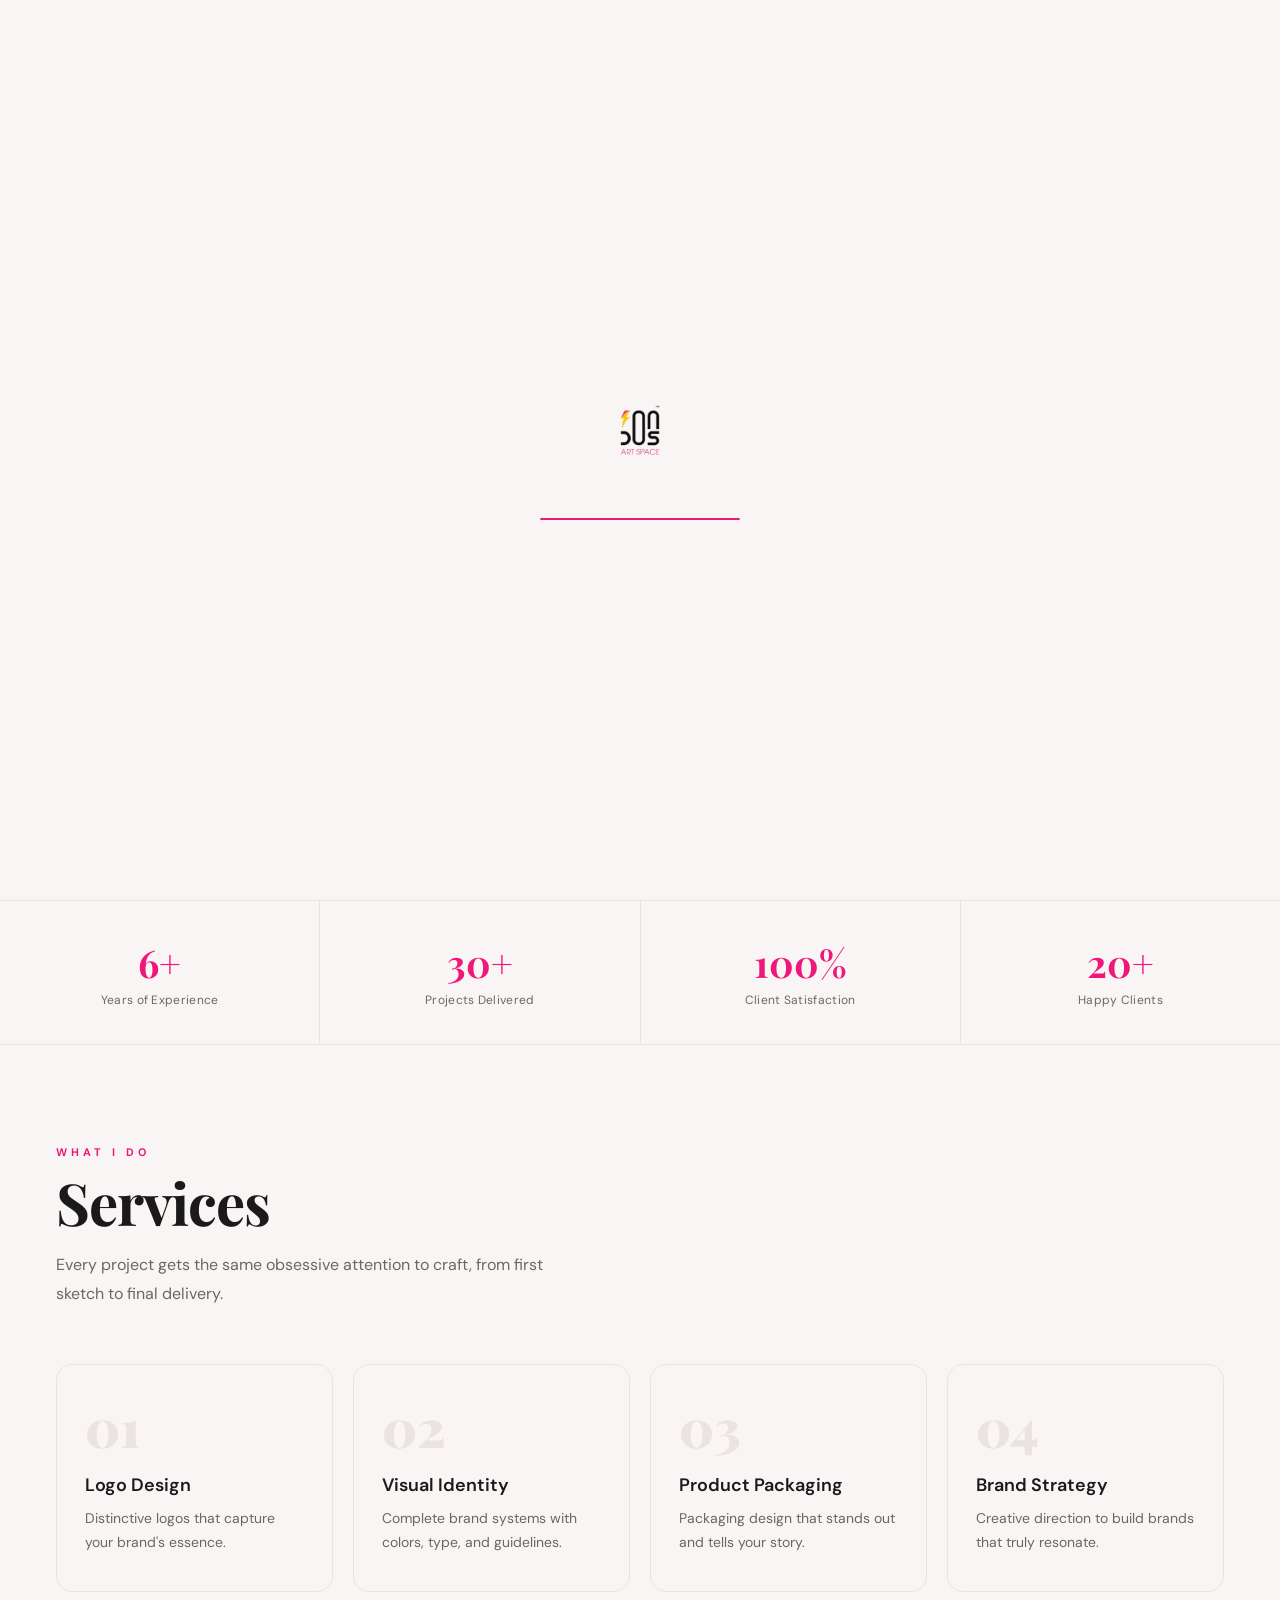
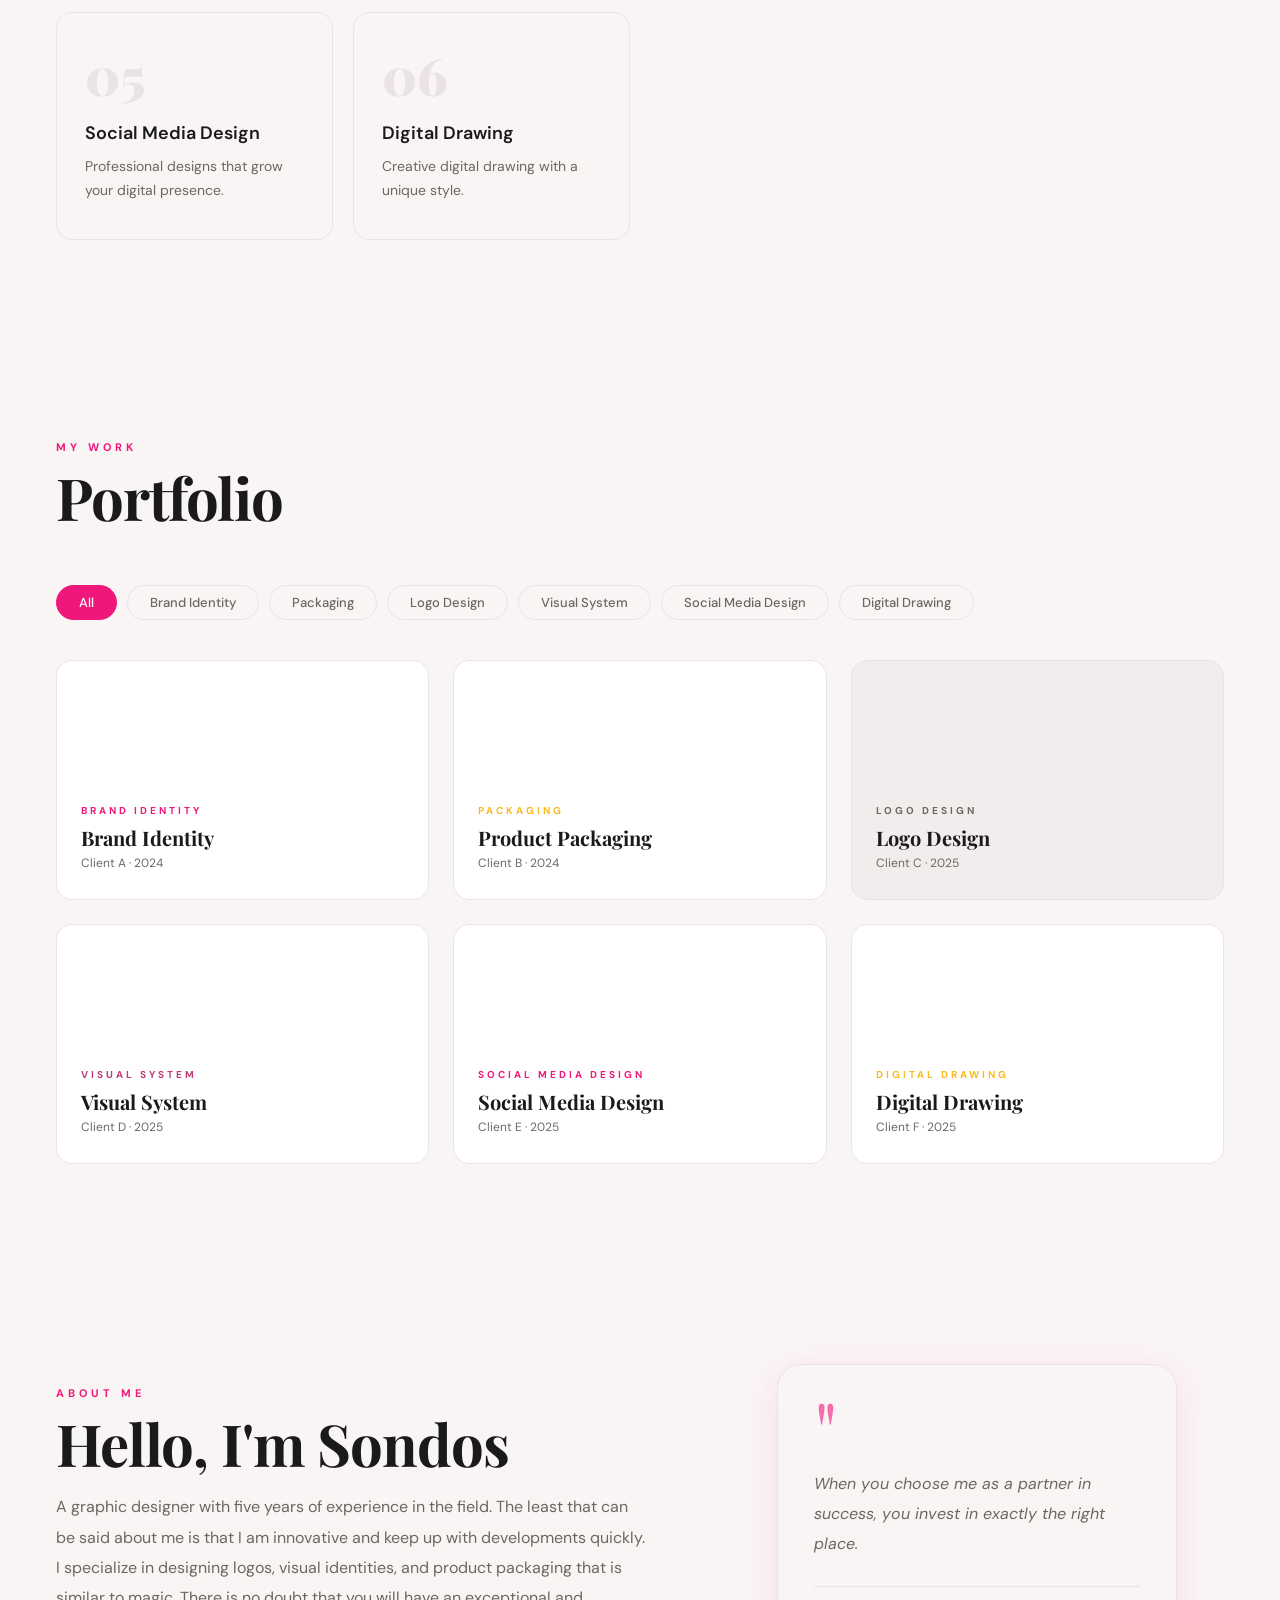
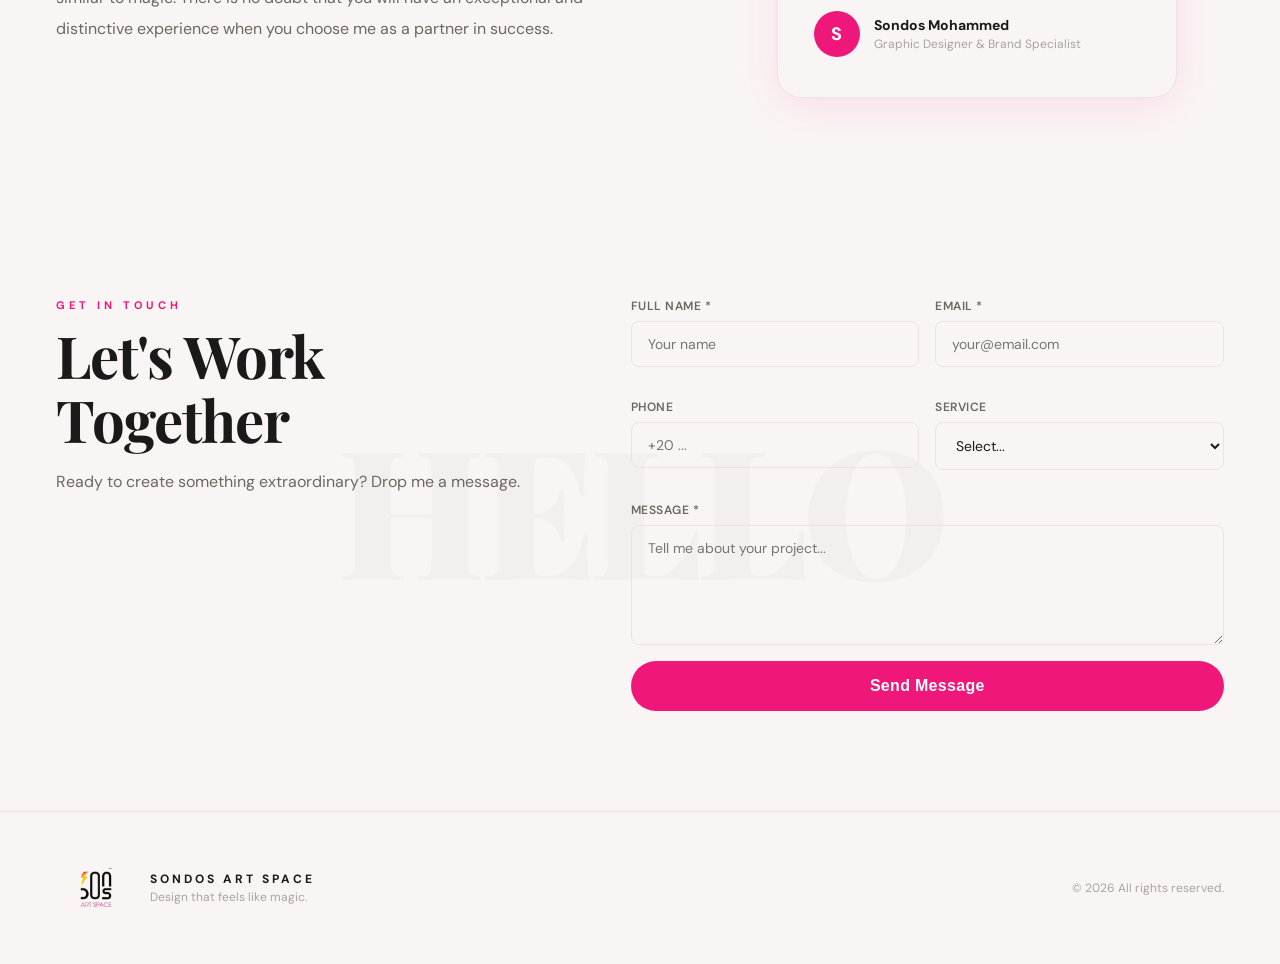
<file: Sondos-Art-Space/frontend/index.html>
<!DOCTYPE html>
<html lang="en" dir="ltr" data-theme="light" data-lang="en">
<head>
  <meta charset="UTF-8"/>
  <meta name="viewport" content="width=device-width, initial-scale=1.0"/>
  <title>Sondos Art Space</title>
  <link rel="preconnect" href="https://fonts.googleapis.com"/>
  <link rel="preconnect" href="https://fonts.gstatic.com" crossorigin/>
  <link href="https://fonts.googleapis.com/css2?family=Playfair+Display:ital,wght@0,400;0,700;0,900;1,400&family=DM+Sans:wght@300;400;500;600&family=Cairo:wght@300;400;600;700;900&display=swap" rel="stylesheet"/>
  <link rel="stylesheet" href="style.css"/>
</head>
<body>

<div class="loader" id="loader">
  <div class="loader-logo">
    <img src="images/logo.png" alt="Sondos Art Space" style="width:100px; height:100px; object-fit:contain;"/>
  </div>
  <div class="loader-bar"><div class="loader-fill"></div></div>
</div>

<nav id="navbar">
  <a class="nav-logo" href="#">
    <img src="images/logo.png" alt="Sondos Art Space" style="width:90px; height:90px; object-fit:contain;"/>
  </a>
  <ul class="nav-links" id="nav-links">
    <li><a href="#home"      data-en="Home"      data-ar="الرئيسية">Home</a></li>
    <li><a href="#services"  data-en="Services"  data-ar="الخدمات">Services</a></li>
    <li><a href="#portfolio" data-en="Portfolio" data-ar="الأعمال">Portfolio</a></li>
    <li><a href="#about"     data-en="About"     data-ar="عني">About</a></li>
    <li><a href="#contact"   data-en="Contact"   data-ar="التواصل">Contact</a></li>
  </ul>
  <div class="nav-controls">
    <button class="lang-toggle" id="lang-toggle" onclick="toggleLang()" title="Switch Language">
      <span class="lang-en">EN</span>
      <span class="lang-sep">/</span>
      <span class="lang-ar">ع</span>
    </button>
    <button class="theme-toggle" id="theme-toggle" onclick="toggleTheme()" title="Toggle Theme">
      <svg class="icon-sun" viewBox="0 0 24 24" fill="none" stroke="currentColor" stroke-width="2">
        <circle cx="12" cy="12" r="5"/><line x1="12" y1="1" x2="12" y2="3"/><line x1="12" y1="21" x2="12" y2="23"/>
        <line x1="4.22" y1="4.22" x2="5.64" y2="5.64"/><line x1="18.36" y1="18.36" x2="19.78" y2="19.78"/>
        <line x1="1" y1="12" x2="3" y2="12"/><line x1="21" y1="12" x2="23" y2="12"/>
        <line x1="4.22" y1="19.78" x2="5.64" y2="18.36"/><line x1="18.36" y1="5.64" x2="19.78" y2="4.22"/>
      </svg>
      <svg class="icon-moon" viewBox="0 0 24 24" fill="none" stroke="currentColor" stroke-width="2">
        <path d="M21 12.79A9 9 0 1 1 11.21 3 7 7 0 0 0 21 12.79z"/>
      </svg>
    </button>
    <button class="nav-cta" onclick="smoothTo('contact')" data-en="Hire Me" data-ar="وظّفيني">Hire Me</button>
    <button class="burger" id="burger" onclick="toggleMenu()">
      <span></span><span></span><span></span>
    </button>
  </div>
</nav>

<section class="hero" id="home">
  <div class="hero-bg-text">SONDOS</div>
  <div class="hero-content">
    <div class="hero-text">
      <div class="hero-eyebrow">
        <span class="eyebrow-dot"></span>
        <span data-en="Graphic Designer · 6 Years Experience" data-ar="مصممة جرافيك · ٦ سنوات خبرة">Graphic Designer · 6 Years Experience</span>
      </div>
      <h1 class="hero-title">
        <span class="line-1" data-en="Design that" data-ar="تصميم يشبه">Design that</span>
        <span class="line-2">
          <em data-en="feels like" data-ar="السحر">feels like</em>
          <span class="title-accent" data-en="Magic." data-ar="تمامًا.">Magic.</span>
        </span>
      </h1>
      <p class="hero-desc" data-en="I'm Sondos Mohammed — I specialize in logos, visual identities, and product packaging that creates lasting impressions." data-ar="أنا سندس محمد — أتخصص في اللوجوهات والهويات البصرية وتغليف المنتجات التي تترك أثرًا لا يُنسى.">
        I'm Sondos Mohammed — I specialize in logos, visual identities, and product packaging that creates lasting impressions.
      </p>
      <div class="hero-actions">
        <button class="btn-primary" onclick="smoothTo('portfolio')" data-en="View Portfolio" data-ar="الأعمال">View Portfolio</button>
        <button class="btn-ghost" onclick="smoothTo('contact')" data-en="Let's Talk" data-ar="تحدّث معي">Let's Talk</button>
      </div>
    </div>
    <div class="hero-visual">
      <div class="hero-card">
        <div class="hero-card-inner">
          <img src="images/logo.png" alt="Sondos Art Space" style="width:280px; height:280px; object-fit:contain;"/>
        </div>
        <div class="hero-card-badge" data-en="Available for projects" data-ar="متاحة للمشاريع">Available for projects</div>
      </div>
    </div>
  </div>
  <div class="hero-scroll-hint">
    <div class="scroll-line"></div>
    <span data-en="Scroll" data-ar="انزل">Scroll</span>
  </div>
</section>

<div class="stats-bar" id="stats-bar">
  <div class="stats-inner" id="stats-inner"></div>
</div>

<section class="section" id="services">
  <div class="section-header">
    <div class="section-label" data-en="What I Do" data-ar="ماذا أقدم">What I Do</div>
    <h2 class="section-title" data-en="Services" data-ar="الخدمات">Services</h2>
    <p class="section-sub" data-en="Every project gets the same obsessive attention to craft, from first sketch to final delivery." data-ar="كل مشروع يحظى بنفس الاهتمام المتعمق من الفكرة الأولى حتى التسليم النهائي.">
      Every project gets the same obsessive attention to craft, from first sketch to final delivery.
    </p>
  </div>
  <div class="services-grid" id="services-grid">
    <div class="skel"></div><div class="skel"></div><div class="skel"></div><div class="skel"></div>
  </div>
</section>

<section class="portfolio-section" id="portfolio">
  <div class="section-header light">
    <div class="section-label" data-en="My Work" data-ar="أعمالي">My Work</div>
    <h2 class="section-title" data-en="Portfolio" data-ar="الأعمال">Portfolio</h2>
  </div>
  <div class="portfolio-filters" id="portfolio-filters">
    <button class="filter-btn active" data-cat="all" onclick="filterPortfolio('all',this)" data-en="All" data-ar="الكل">All</button>
  </div>
  <div class="portfolio-grid" id="portfolio-grid">
    <div class="skel dark"></div><div class="skel dark"></div><div class="skel dark"></div><div class="skel dark"></div>
  </div>
</section>

<section class="about-section" id="about">
  <div class="about-left">
    <div class="section-label" data-en="About Me" data-ar="عني">About Me</div>
    <h2 class="section-title" data-en="Hello, I'm Sondos" data-ar="مرحبًا، أنا سندس">Hello, I'm Sondos</h2>
    <p class="about-body" id="about-body"
      data-en="A graphic designer with five years of experience in the field. The least that can be said about me is that I am innovative and keep up with developments quickly. I specialize in designing logos, visual identities, and product packaging that is similar to magic. There is no doubt that you will have an exceptional and distinctive experience when you choose me as a partner in success."
      data-ar="مصممة جرافيك تمتلك خمس سنوات من الخبرة في المجال. أقل ما يُقال عني أنني مبتكرة وأواكب التطورات بسرعة. أتخصص في تصميم اللوجوهات والهويات البصرية وتغليف المنتجات بأسلوب يشبه السحر. لا شك أنك ستحصل على تجربة استثنائية ومميزة حين تختارني شريكًا في النجاح.">
      A graphic designer with five years of experience in the field. The least that can be said about me is that I am innovative and keep up with developments quickly. I specialize in designing logos, visual identities, and product packaging that is similar to magic.
    </p>
    <div class="about-socials" id="about-socials"></div>
  </div>
  <div class="about-right">
    <div class="about-quote-card">
      <div class="quote-mark">"</div>
      <p class="quote-text" data-en="When you choose me as a partner in success, you invest in exactly the right place." data-ar="حين تختارني شريكًا في النجاح، فأنت تستثمر في المكان الصحيح تمامًا.">When you choose me as a partner in success, you invest in exactly the right place.</p>
      <div class="quote-author">
        <div class="qa-avatar">S</div>
        <div>
          <div class="qa-name">Sondos Mohammed</div>
          <div class="qa-title" data-en="Graphic Designer & Brand Specialist" data-ar="مصممة جرافيك ومتخصصة في الهوية البصرية">Graphic Designer & Brand Specialist</div>
        </div>
      </div>
    </div>
  </div>
</section>

<section class="contact-section" id="contact">
  <div class="contact-bg-text">HELLO</div>
  <div class="contact-inner">
    <div class="contact-left">
      <div class="section-label" data-en="Get in Touch" data-ar="تواصل معي">Get in Touch</div>
      <h2 class="section-title" data-en="Let's Work Together" data-ar="لنعمل معًا">Let's Work Together</h2>
      <p class="section-sub" data-en="Ready to create something extraordinary? Drop me a message." data-ar="هل أنت مستعد لصنع شيء استثنائي؟ أرسل لي رسالة.">Ready to create something extraordinary? Drop me a message.</p>
      <div class="contact-links" id="contact-links"></div>
    </div>
    <div class="contact-right">
      <form class="contact-form" id="contact-form" novalidate>
        <div class="form-row">
          <div class="form-group">
            <label data-en="Full Name *" data-ar="الاسم الكامل *">Full Name *</label>
            <input type="text" id="f-name" data-placeholder-en="Your name" data-placeholder-ar="اسمك" placeholder="Your name" required/>
          </div>
          <div class="form-group">
            <label data-en="Email *" data-ar="البريد الإلكتروني *">Email *</label>
            <input type="email" id="f-email" data-placeholder-en="your@email.com" data-placeholder-ar="بريدك@مثال.com" placeholder="your@email.com" required/>
          </div>
        </div>
        <div class="form-row">
          <div class="form-group">
            <label data-en="Phone" data-ar="رقم الهاتف">Phone</label>
            <input type="tel" id="f-phone" data-placeholder-en="+20 ..." data-placeholder-ar="+20 ..." placeholder="+20 ..."/>
          </div>
          <div class="form-group">
            <label data-en="Service" data-ar="الخدمة">Service</label>
            <select id="f-service">
              <option value="" data-en="Select..." data-ar="اختر...">Select...</option>
              <option value="Logo Design" data-en="Logo Design" data-ar="تصميم لوجو">Logo Design</option>
              <option value="Visual Identity" data-en="Visual Identity" data-ar="هوية بصرية">Visual Identity</option>
              <option value="Product Packaging" data-en="Product Packaging" data-ar="تغليف منتجات">Product Packaging</option>
              <option value="Brand Strategy" data-en="Brand Strategy" data-ar="استراتيجية علامة تجارية">Brand Strategy</option>
              <option value="Social Media Design" data-en="Social Media Design" data-ar="تصميم سوشال ميديا">Social Media Design</option>
              <option value="Digital Drawing" data-en="Digital Drawing" data-ar="رسم ديجيتال">Digital Drawing</option>
            </select>
          </div>
        </div>
        <div class="form-group">
          <label data-en="Message *" data-ar="الرسالة *">Message *</label>
          <textarea id="f-message" rows="5" data-placeholder-en="Tell me about your project..." data-placeholder-ar="أخبرني عن مشروعك..." placeholder="Tell me about your project..." required></textarea>
        </div>
        <button type="submit" class="btn-primary btn-full" id="submit-btn" data-en="Send Message" data-ar="إرسال الرسالة">Send Message</button>
        <div id="form-feedback"></div>
      </form>
    </div>
  </div>
</section>

<footer class="footer">
  <div class="footer-logo">
    <img src="images/logo.png" alt="Sondos Art Space" style="width:80px; height:80px; object-fit:contain;"/>
    <div>
      <div class="footer-brand">SONDOS ART SPACE</div>
      <div class="footer-sub" data-en="Design that feels like magic." data-ar="تصميم يشبه السحر.">Design that feels like magic.</div>
    </div>
  </div>
  <div class="footer-copy" data-en="© 2026 All rights reserved." data-ar="© 2026 جميع الحقوق محفوظة.">© 2026 All rights reserved.</div>
</footer>

<script src="app.js"></script>
</body>
</html>
</file>
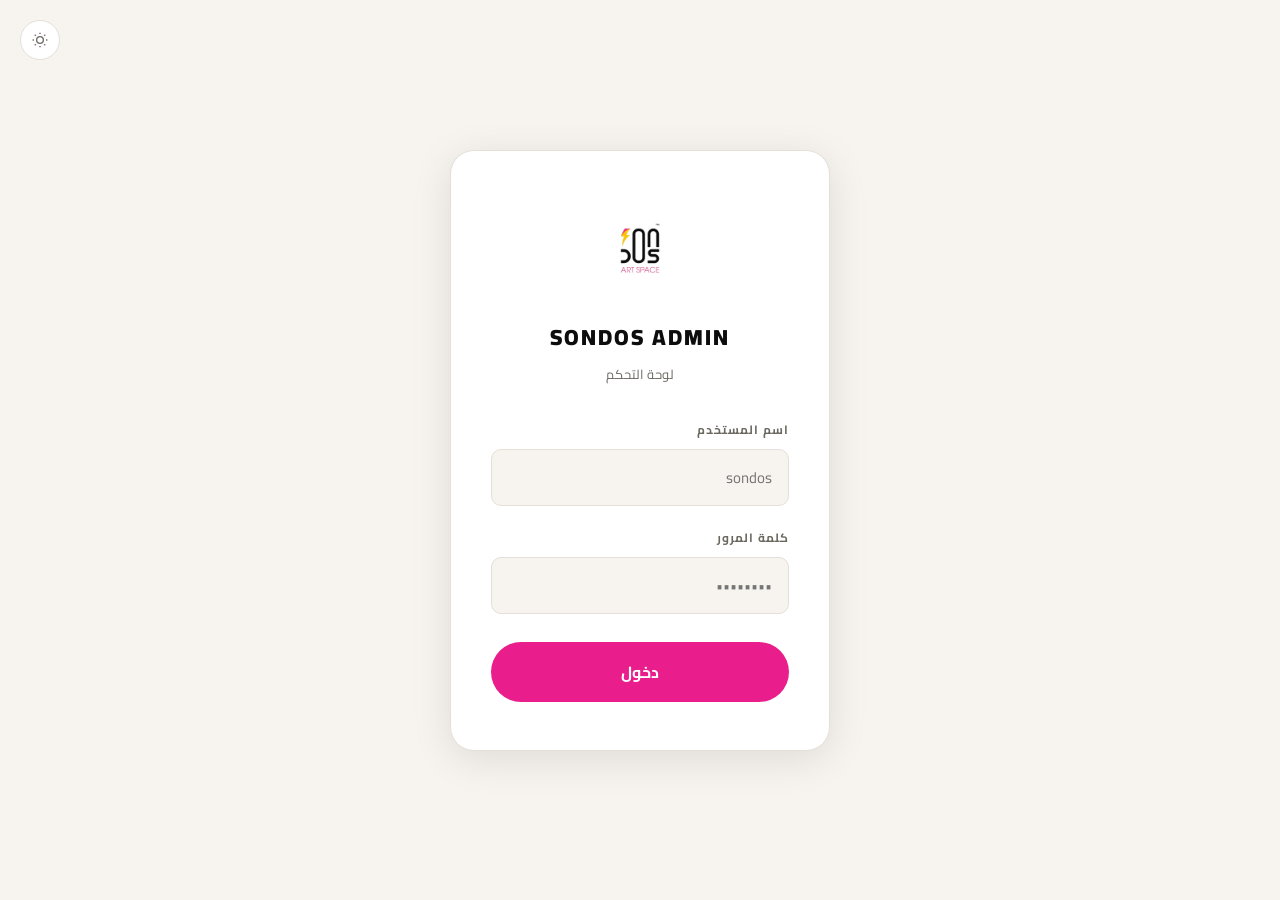
<file: Sondos-Art-Space/frontend/admin/dashboard.html>
<!DOCTYPE html>
<html lang="ar" dir="rtl" data-theme="light">
<head>
  <meta charset="UTF-8"/>
  <meta name="viewport" content="width=device-width, initial-scale=1.0"/>
  <title>Sondos Admin — لوحة التحكم</title>
  <link rel="preconnect" href="https://fonts.googleapis.com"/>
  <link href="https://fonts.googleapis.com/css2?family=Cairo:wght@300;400;600;700;900&family=DM+Sans:wght@400;500;600&display=swap" rel="stylesheet"/>
  <link rel="stylesheet" href="admin.css"/>
</head>
<body>

<aside class="sidebar" id="sidebar">
  <div class="sidebar-logo">
   <img src="../images/logo.png" alt="Sondos Art Space" style="width:90px; height:90px; object-fit:contain;"/>
    <div>
      <div class="sb-brand">SONDOS</div>
      <div class="sb-sub">Admin Panel</div>
    </div>
  </div>

  <nav class="sidebar-nav">
    <div class="nav-section-label">الرئيسية</div>
    <a class="nav-item active" data-page="overview" onclick="showPage('overview',this)">
      <svg width="18" height="18" viewBox="0 0 24 24" fill="none" stroke="currentColor" stroke-width="2"><rect x="3" y="3" width="7" height="7"/><rect x="14" y="3" width="7" height="7"/><rect x="14" y="14" width="7" height="7"/><rect x="3" y="14" width="7" height="7"/></svg>
      نظرة عامة
    </a>
    <div class="nav-section-label">المحتوى</div>
    <a class="nav-item" data-page="portfolio" onclick="showPage('portfolio',this)">
      <svg width="18" height="18" viewBox="0 0 24 24" fill="none" stroke="currentColor" stroke-width="2"><rect x="2" y="7" width="20" height="14" rx="2"/><path d="M16 7V5a2 2 0 0 0-2-2h-4a2 2 0 0 0-2 2v2"/></svg>
      الأعمال
      <span class="nav-badge" id="badge-portfolio">0</span>
    </a>
    <a class="nav-item" data-page="services" onclick="showPage('services',this)">
      <svg width="18" height="18" viewBox="0 0 24 24" fill="none" stroke="currentColor" stroke-width="2"><path d="M12 2l3.09 6.26L22 9.27l-5 4.87L18.18 21 12 17.77 5.82 21 7 14.14l-5-4.87 6.91-1.01z"/></svg>
      الخدمات
    </a>
    <a class="nav-item" data-page="messages" onclick="showPage('messages',this)">
      <svg width="18" height="18" viewBox="0 0 24 24" fill="none" stroke="currentColor" stroke-width="2"><path d="M21 15a2 2 0 0 1-2 2H7l-4 4V5a2 2 0 0 1 2-2h14a2 2 0 0 1 2 2z"/></svg>
      الرسائل
      <span class="nav-badge pink" id="badge-messages">0</span>
    </a>
    <div class="nav-section-label">الإعدادات</div>
    <a class="nav-item" data-page="settings" onclick="showPage('settings',this)">
      <svg width="18" height="18" viewBox="0 0 24 24" fill="none" stroke="currentColor" stroke-width="2"><circle cx="12" cy="12" r="3"/><path d="M19.4 15a1.65 1.65 0 0 0 .33 1.82l.06.06a2 2 0 0 1-2.83 2.83l-.06-.06a1.65 1.65 0 0 0-1.82-.33 1.65 1.65 0 0 0-1 1.51V21a2 2 0 0 1-4 0v-.09A1.65 1.65 0 0 0 9 19.4a1.65 1.65 0 0 0-1.82.33l-.06.06a2 2 0 0 1-2.83-2.83l.06-.06A1.65 1.65 0 0 0 4.68 15a1.65 1.65 0 0 0-1.51-1H3a2 2 0 0 1 0-4h.09A1.65 1.65 0 0 0 4.6 9a1.65 1.65 0 0 0-.33-1.82l-.06-.06a2 2 0 0 1 2.83-2.83l.06.06A1.65 1.65 0 0 0 9 4.68a1.65 1.65 0 0 0 1-1.51V3a2 2 0 0 1 4 0v.09a1.65 1.65 0 0 0 1 1.51 1.65 1.65 0 0 0 1.82-.33l.06-.06a2 2 0 0 1 2.83 2.83l-.06.06A1.65 1.65 0 0 0 19.4 9a1.65 1.65 0 0 0 1.51 1H21a2 2 0 0 1 0 4h-.09a1.65 1.65 0 0 0-1.51 1z"/></svg>
      الإعدادات
    </a>
  </nav>

  <div class="sidebar-footer">
    <div class="user-info">
      <div class="user-av">S</div>
      <div>
        <div class="user-name" id="admin-name">سندس</div>
        <div class="user-role">مدير النظام</div>
      </div>
    </div>
    <button class="logout-btn" onclick="logout()" title="تسجيل خروج">
      <svg width="16" height="16" viewBox="0 0 24 24" fill="none" stroke="currentColor" stroke-width="2"><path d="M9 21H5a2 2 0 0 1-2-2V5a2 2 0 0 1 2-2h4"/><polyline points="16 17 21 12 16 7"/><line x1="21" y1="12" x2="9" y2="12"/></svg>
    </button>
  </div>
</aside>

<div class="main-wrap">
  <header class="topbar">
    <div class="topbar-right">
      <button class="sidebar-toggle" onclick="toggleSidebar()">
        <span></span><span></span><span></span>
      </button>
      <h2 class="page-title" id="page-title">نظرة عامة</h2>
    </div>
    <div class="topbar-left">
      <button class="tb-btn" onclick="toggleTheme()">
        <svg class="icon-sun" width="16" height="16" viewBox="0 0 24 24" fill="none" stroke="currentColor" stroke-width="2"><circle cx="12" cy="12" r="5"/><line x1="12" y1="1" x2="12" y2="3"/><line x1="12" y1="21" x2="12" y2="23"/><line x1="4.22" y1="4.22" x2="5.64" y2="5.64"/><line x1="18.36" y1="18.36" x2="19.78" y2="19.78"/><line x1="1" y1="12" x2="3" y2="12"/><line x1="21" y1="12" x2="23" y2="12"/><line x1="4.22" y1="19.78" x2="5.64" y2="18.36"/><line x1="18.36" y1="5.64" x2="19.78" y2="4.22"/></svg>
        <svg class="icon-moon" width="16" height="16" viewBox="0 0 24 24" fill="none" stroke="currentColor" stroke-width="2"><path d="M21 12.79A9 9 0 1 1 11.21 3 7 7 0 0 0 21 12.79z"/></svg>
      </button>
      <a href="http://localhost:8080/Sondos-Art-Space/frontend/index.html" class="tb-btn" target="_blank" title="عرض الموقع">
        <svg width="16" height="16" viewBox="0 0 24 24" fill="none" stroke="currentColor" stroke-width="2"><path d="M18 13v6a2 2 0 0 1-2 2H5a2 2 0 0 1-2-2V8a2 2 0 0 1 2-2h6"/><polyline points="15 3 21 3 21 9"/><line x1="10" y1="14" x2="21" y2="3"/></svg>
      </a>
    </div>
  </header>

  <div class="content">

    <!-- Overview -->
    <div class="page active" id="page-overview">
      <div class="stats-grid" id="stats-grid">
        <div class="stat-card">
          <div class="sc-icon pink"><svg width="22" height="22" viewBox="0 0 24 24" fill="none" stroke="currentColor" stroke-width="2"><rect x="2" y="7" width="20" height="14" rx="2"/><path d="M16 7V5a2 2 0 0 0-2-2h-4a2 2 0 0 0-2 2v2"/></svg></div>
          <div class="sc-info"><div class="sc-label">إجمالي الأعمال</div><div class="sc-num" id="stat-portfolio">—</div></div>
        </div>
        <div class="stat-card">
          <div class="sc-icon yellow"><svg width="22" height="22" viewBox="0 0 24 24" fill="none" stroke="currentColor" stroke-width="2"><path d="M21 15a2 2 0 0 1-2 2H7l-4 4V5a2 2 0 0 1 2-2h14a2 2 0 0 1 2 2z"/></svg></div>
          <div class="sc-info"><div class="sc-label">رسائل جديدة</div><div class="sc-num" id="stat-messages">—</div></div>
        </div>
        <div class="stat-card">
          <div class="sc-icon green"><svg width="22" height="22" viewBox="0 0 24 24" fill="none" stroke="currentColor" stroke-width="2"><path d="M12 2l3.09 6.26L22 9.27l-5 4.87L18.18 21 12 17.77 5.82 21 7 14.14l-5-4.87 6.91-1.01z"/></svg></div>
          <div class="sc-info"><div class="sc-label">الخدمات</div><div class="sc-num" id="stat-services">—</div></div>
        </div>
        <div class="stat-card">
          <div class="sc-icon blue"><svg width="22" height="22" viewBox="0 0 24 24" fill="none" stroke="currentColor" stroke-width="2"><circle cx="12" cy="8" r="4"/><path d="M20 21a8 8 0 1 0-16 0"/></svg></div>
          <div class="sc-info"><div class="sc-label">سنوات الخبرة</div><div class="sc-num">6+</div></div>
        </div>
      </div>
      <div class="card" style="margin-top:28px;">
        <div class="card-head">
          <h3>آخر الرسائل</h3>
          <button class="btn-sm" onclick="showPage('messages', document.querySelector('[data-page=messages]'))">عرض الكل</button>
        </div>
        <div id="recent-messages"><div class="loading-row"></div><div class="loading-row"></div><div class="loading-row"></div></div>
      </div>
      <div class="card" style="margin-top:20px;">
        <div class="card-head">
          <h3>آخر الأعمال</h3>
          <button class="btn-sm" onclick="showPage('portfolio', document.querySelector('[data-page=portfolio]'))">عرض الكل</button>
        </div>
        <div id="recent-portfolio"><div class="loading-row"></div><div class="loading-row"></div></div>
      </div>
    </div>

    <!-- Portfolio -->
    <div class="page" id="page-portfolio">
      <div class="page-actions">
        <button class="btn-primary" onclick="openModal('add-portfolio')">+ إضافة عمل جديد</button>
      </div>
      <div class="card">
        <div class="card-head">
          <h3>الأعمال</h3>
          <input type="text" class="search-input" placeholder="بحث..." oninput="searchPortfolio(this.value)"/>
        </div>
        <div id="portfolio-table"><div class="loading-row"></div><div class="loading-row"></div><div class="loading-row"></div></div>
      </div>
    </div>

    <!-- Services -->
    <div class="page" id="page-services">
      <div class="card">
        <div class="card-head"><h3>الخدمات المتاحة</h3></div>
        <div id="services-table"><div class="loading-row"></div><div class="loading-row"></div></div>
      </div>
    </div>

    <!-- Messages -->
    <div class="page" id="page-messages">
      <div class="card">
        <div class="card-head">
          <h3>رسائل التواصل</h3>
          <div class="filter-tabs">
            <button class="ftab active" onclick="filterMessages('all',this)">الكل</button>
            <button class="ftab" onclick="filterMessages('unread',this)">غير مقروءة</button>
          </div>
        </div>
        <div id="messages-table"><div class="loading-row"></div><div class="loading-row"></div><div class="loading-row"></div></div>
      </div>
    </div>

    <!-- Settings -->
    <div class="page" id="page-settings">
      <div class="settings-grid">
        <div class="card">
          <div class="card-head"><h3>معلومات الموقع</h3></div>
          <form id="settings-form" class="settings-form">
            <div class="form-group"><label>اسم صاحبة الموقع</label><input type="text" id="s-owner" placeholder="سندس محمد"/></div>
            <div class="form-group"><label>البريد الإلكتروني</label><input type="email" id="s-email" placeholder="admin@example.com"/></div>
            <div class="form-group"><label>إنستغرام</label><input type="text" id="s-instagram" placeholder="@sondos_art_space"/></div>
            <div class="form-group"><label>إكس (تويتر)</label><input type="text" id="s-twitter" placeholder="@sondaiartspace"/></div>
            <div class="form-group"><label>لينكدإن</label><input type="text" id="s-linkedin" placeholder="Sondos Mohamed"/></div>
            <div class="form-group"><label>بيهانس</label><input type="text" id="s-behance" placeholder="Sondos Art Space"/></div>
            <div class="form-group" style="grid-column:1/-1"><label>نص "عني"</label><textarea id="s-about" rows="4"></textarea></div>
            <div style="grid-column:1/-1"><button type="submit" class="btn-primary">حفظ الإعدادات</button></div>
          </form>
          <div id="settings-feedback" class="feedback-msg"></div>
        </div>
        <div class="card">
          <div class="card-head"><h3>تغيير كلمة المرور</h3></div>
          <form id="password-form" class="settings-form" style="grid-template-columns:1fr;">
            <div class="form-group"><label>كلمة المرور الحالية</label><input type="password" id="p-current"/></div>
            <div class="form-group"><label>كلمة المرور الجديدة</label><input type="password" id="p-new"/></div>
            <div class="form-group"><label>تأكيد كلمة المرور</label><input type="password" id="p-confirm"/></div>
            <div><button type="submit" class="btn-primary">تغيير</button></div>
          </form>
          <div id="password-feedback" class="feedback-msg"></div>
        </div>
      </div>
    </div>

  </div>
</div>

<!-- MODAL: Add Portfolio -->
<div class="modal-overlay" id="modal-add-portfolio" onclick="closeModalOut(event)">
  <div class="modal">
    <div class="modal-head">
      <h3>إضافة عمل جديد</h3>
      <button class="modal-close" onclick="closeModal('add-portfolio')">✕</button>
    </div>
    <form id="add-portfolio-form" class="settings-form">
      <div class="form-group"><label>العنوان (EN) *</label><input type="text" id="p-title" required/></div>
      <div class="form-group"><label>العنوان (AR)</label><input type="text" id="p-title-ar"/></div>
      <div class="form-group"><label>الكاتيقوري</label>
        <select id="p-cat">
          <option>Brand Identity</option>
          <option>Logo Design</option>
          <option>Packaging</option>
          <option>Visual System</option>
          <option>Social Media Design</option>
          <option>Digital Drawing</option>
        </select>
      </div>
      <div class="form-group"><label>اسم العميل</label><input type="text" id="p-client"/></div>
      <div class="form-group"><label>السنة</label><input type="number" id="p-year" value="2025" min="2000" max="2030"/></div>
      <div class="form-group"><label>مميّز؟</label>
        <select id="p-featured"><option value="0">لا</option><option value="1">نعم</option></select>
      </div>
      <div class="form-group" style="grid-column:1/-1"><label>الوصف</label><textarea id="p-desc" rows="3"></textarea></div>

      <!-- ── صور المشروع (متعددة) ── -->
      <div class="form-group" style="grid-column:1/-1;">
        <label>صور المشروع <span style="color:var(--hint);font-weight:400;font-size:10px;">(أول صورة = الغلاف)</span></label>

        <div style="display:grid;grid-template-columns:1fr 1fr;gap:12px;margin-bottom:12px;">
          <!-- رفع ملفات -->
          <label for="p-image" style="
            display:flex;flex-direction:column;align-items:center;justify-content:center;gap:6px;
            border:2px dashed var(--border);border-radius:10px;padding:18px;
            cursor:pointer;color:var(--sec);font-size:13px;text-align:center;
            transition:border-color .2s,background .2s;
          " onmouseover="this.style.borderColor='var(--pink)';this.style.background='var(--pink-soft)'"
             onmouseout="this.style.borderColor='var(--border)';this.style.background='transparent'">
            <svg width="24" height="24" viewBox="0 0 24 24" fill="none" stroke="currentColor" stroke-width="1.5">
              <path d="M21 15v4a2 2 0 0 1-2 2H5a2 2 0 0 1-2-2v-4"/>
              <polyline points="17 8 12 3 7 8"/><line x1="12" y1="3" x2="12" y2="15"/>
            </svg>
            رفع صور من الجهاز<br/>
            <span style="font-size:10px;color:var(--hint);">JPG, PNG, WEBP — متعددة</span>
          </label>
          <input type="file" id="p-image" accept="image/*" multiple style="display:none"
            onchange="previewImage(this)"/>

          <!-- أو رابط URL -->
          <div style="display:flex;flex-direction:column;gap:6px;">
            <label style="font-size:11px;color:var(--hint);">أو أضف رابط صورة (URL)</label>
            <input type="url" id="p-image-url" placeholder="https://..."
              style="flex:1;padding:11px 14px;border:1.5px solid var(--border);border-radius:9px;
                     font-size:13px;font-family:inherit;background:var(--bg);color:var(--text);outline:none;"/>
            <button type="button" onclick="previewUrl(document.getElementById('p-image-url').value)"
              class="btn-sm" style="align-self:flex-start;">+ إضافة</button>
          </div>
        </div>

        <!-- معاينة الصور المختارة -->
        <div id="p-images-preview" style="display:flex;flex-wrap:wrap;gap:8px;min-height:0;"></div>
      </div>
      <div style="grid-column:1/-1;display:flex;gap:12px;">
        <button type="submit" class="btn-primary">إضافة</button>
        <button type="button" class="btn-ghost" onclick="closeModal('add-portfolio')">إلغاء</button>
      </div>
    </form>
    <div id="portfolio-form-feedback" class="feedback-msg"></div>
  </div>
</div>

<!-- MODAL: Message Detail -->
<div class="modal-overlay" id="modal-message-detail" onclick="closeModalOut(event)">
  <div class="modal">
    <div class="modal-head">
      <h3>تفاصيل الرسالة</h3>
      <button class="modal-close" onclick="closeModal('message-detail')">✕</button>
    </div>
    <div id="message-detail-content"></div>
  </div>
</div>

<script src="admin.js"></script>
</body>
</html>
</file>
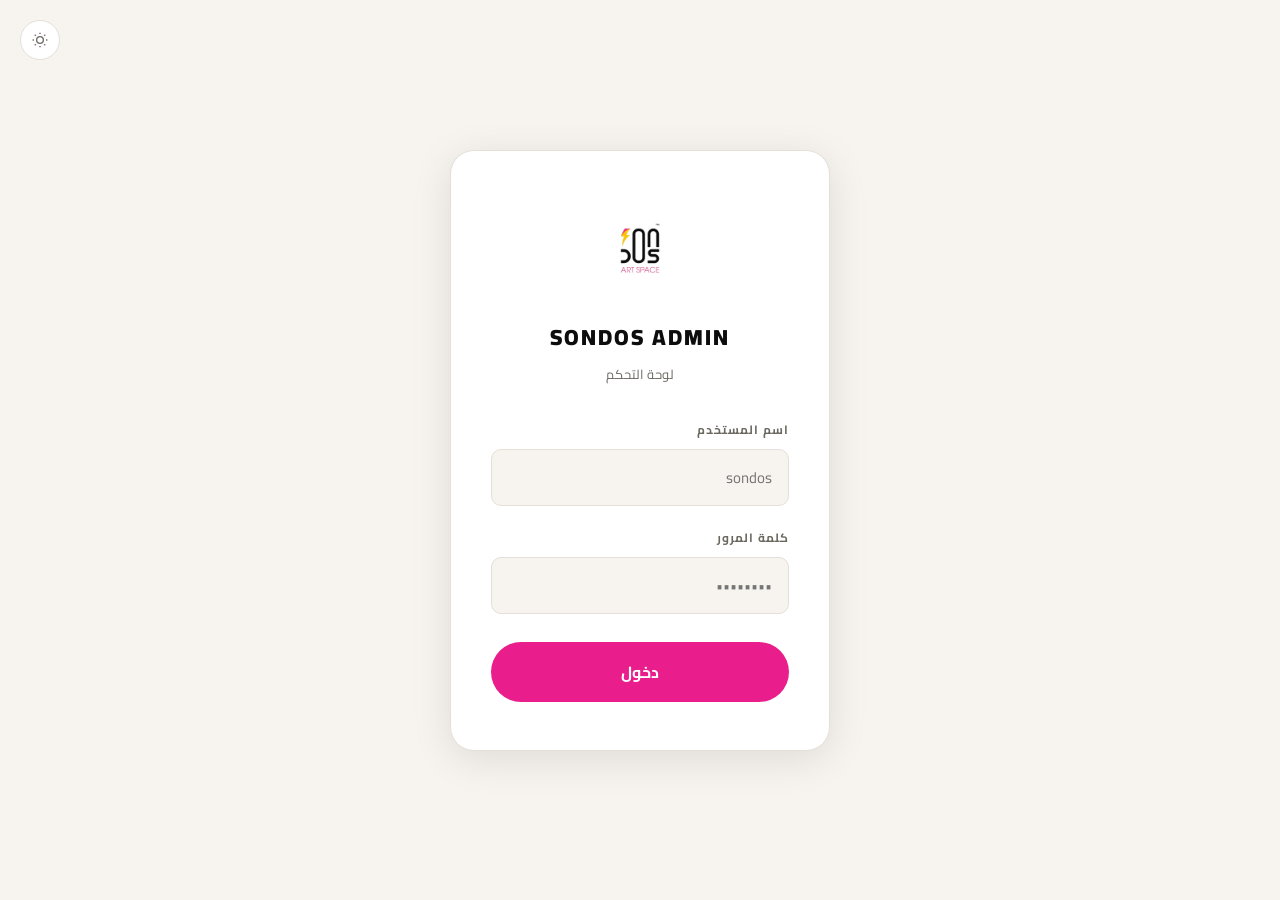
<file: Sondos-Art-Space/frontend/admin/login.html>
<!DOCTYPE html>
<html lang="ar" dir="rtl" data-theme="light">
<head>
  <meta charset="UTF-8"/>
  <meta name="viewport" content="width=device-width, initial-scale=1.0"/>
  <title>Sondos Admin — تسجيل الدخول</title>
  <link rel="preconnect" href="https://fonts.googleapis.com"/>
  <link href="https://fonts.googleapis.com/css2?family=Cairo:wght@300;400;600;700;900&family=DM+Sans:wght@400;500;600&display=swap" rel="stylesheet"/>
  <style>
    *,*::before,*::after{margin:0;padding:0;box-sizing:border-box;}
    :root{
      --bg:#F7F4EF;--bg2:#fff;--text:#0D0D0D;--sec:#6B6860;
      --border:#E4E0D8;--pink:#E91E8C;--yellow:#F5A623;
      --shadow:0 8px 40px rgba(0,0,0,.10);
    }
    [data-theme="dark"]{
      --bg:#0E0E0E;--bg2:#1A1A1A;--text:#F2EFE8;--sec:#9A9690;
      --border:#2A2A2A;--shadow:0 8px 40px rgba(0,0,0,.4);
    }
    body{font-family:'Cairo',sans-serif;background:var(--bg);color:var(--text);
      min-height:100vh;display:flex;align-items:center;justify-content:center;
      transition:background .3s,color .3s;}
    .login-wrap{width:100%;max-width:420px;padding:20px;}
    .login-card{background:var(--bg2);border:1px solid var(--border);
      border-radius:24px;padding:48px 40px;box-shadow:var(--shadow);}
    .login-logo{text-align:center;margin-bottom:32px;}
    .login-logo svg{width:60px;height:60px;}
    .login-logo h1{font-size:22px;font-weight:900;letter-spacing:2px;margin-top:8px;}
    .login-logo p{font-size:13px;color:var(--sec);margin-top:4px;}
    .form-group{margin-bottom:20px;}
    .form-group label{display:block;font-size:12px;font-weight:700;
      letter-spacing:1px;color:var(--sec);margin-bottom:8px;}
    .form-group input{width:100%;padding:13px 16px;
      background:var(--bg);border:1.5px solid var(--border);
      border-radius:10px;font-size:15px;font-family:inherit;
      color:var(--text);outline:none;transition:border-color .2s,box-shadow .2s;}
    .form-group input:focus{border-color:var(--pink);box-shadow:0 0 0 3px rgba(233,30,140,.1);}
    .btn-login{width:100%;padding:15px;background:var(--pink);color:#fff;
      border:none;border-radius:30px;font-size:16px;font-weight:700;
      font-family:inherit;cursor:pointer;margin-top:8px;
      transition:opacity .2s,transform .15s;}
    .btn-login:hover{opacity:.9;transform:translateY(-2px);}
    .btn-login:disabled{opacity:.6;cursor:not-allowed;transform:none;}
    .error-msg{background:#fdecea;color:#c0392b;border:1px solid #f5b7b1;
      border-radius:8px;padding:10px 16px;font-size:13px;margin-top:12px;
      display:none;text-align:center;}
    .error-msg.show{display:block;}
    .theme-btn{position:absolute;top:20px;left:20px;
      width:40px;height:40px;border-radius:50%;
      background:var(--bg2);border:1px solid var(--border);
      cursor:pointer;color:var(--sec);
      display:flex;align-items:center;justify-content:center;}
    [data-theme="light"] .icon-moon{display:none;}
    [data-theme="dark"]  .icon-sun{display:none;}
  </style>
</head>
<body>
  <button class="theme-btn" onclick="toggleTheme()">
    <svg class="icon-sun" width="16" height="16" viewBox="0 0 24 24" fill="none" stroke="currentColor" stroke-width="2">
      <circle cx="12" cy="12" r="5"/><line x1="12" y1="1" x2="12" y2="3"/>
      <line x1="12" y1="21" x2="12" y2="23"/><line x1="4.22" y1="4.22" x2="5.64" y2="5.64"/>
      <line x1="18.36" y1="18.36" x2="19.78" y2="19.78"/><line x1="1" y1="12" x2="3" y2="12"/>
      <line x1="21" y1="12" x2="23" y2="12"/><line x1="4.22" y1="19.78" x2="5.64" y2="18.36"/>
      <line x1="18.36" y1="5.64" x2="19.78" y2="4.22"/>
    </svg>
    <svg class="icon-moon" width="16" height="16" viewBox="0 0 24 24" fill="none" stroke="currentColor" stroke-width="2">
      <path d="M21 12.79A9 9 0 1 1 11.21 3 7 7 0 0 0 21 12.79z"/>
    </svg>
  </button>

  <div class="login-wrap">
    <div class="login-card">
      <div class="login-logo">
       <img src="../images/logo.png" alt="Sondos Art Space"
     style="width:100px; height:100px; object-fit:contain;"/>
        <h1>SONDOS ADMIN</h1>
        <p>لوحة التحكم</p>
      </div>
      <form id="login-form">
        <div class="form-group">
          <label>اسم المستخدم</label>
          <input type="text" id="username" placeholder="sondos" autocomplete="username"/>
        </div>
        <div class="form-group">
          <label>كلمة المرور</label>
          <input type="password" id="password" placeholder="••••••••" autocomplete="current-password"/>
        </div>
        <button type="submit" class="btn-login" id="login-btn">دخول</button>
        <div class="error-msg" id="error-msg">اسم المستخدم أو كلمة المرور غلط</div>
      </form>
    </div>
  </div>

  <script>
    const API_BASE = 'http://localhost:8080/Sondos-Art-Space/backend/api';
    let theme = localStorage.getItem('admin-theme') || 'light';
    document.documentElement.setAttribute('data-theme', theme);

    function toggleTheme(){
      theme = theme === 'light' ? 'dark' : 'light';
      document.documentElement.setAttribute('data-theme', theme);
      localStorage.setItem('admin-theme', theme);
    }

    if(localStorage.getItem('admin-token')){
      window.location.href = 'dashboard.html';
    }

    document.getElementById('login-form').addEventListener('submit', async function(e){
      e.preventDefault();
      const btn = document.getElementById('login-btn');
      const err = document.getElementById('error-msg');
      const u = document.getElementById('username').value.trim();
      const p = document.getElementById('password').value;
      if(!u || !p){ err.textContent='يرجى تعبئة جميع الحقول'; err.classList.add('show'); return; }
      btn.disabled = true; btn.textContent = 'جاري الدخول...'; err.classList.remove('show');
      try{
        const res = await fetch(`${API}/auth/login`, {
          method:'POST', headers:{'Content-Type':'application/json'},
          body: JSON.stringify({username:u, password:p})
        });
        const json = await res.json();
        if(json.success){
          localStorage.setItem('admin-token', json.token);
          localStorage.setItem('admin-user', JSON.stringify(json.user));
          window.location.href = 'dashboard.html';
        } else {
          err.textContent = json.message || 'بيانات غير صحيحة';
          err.classList.add('show');
        }
      } catch {
        err.textContent = 'تعذر الاتصال بالخادم';
        err.classList.add('show');
      } finally { btn.disabled=false; btn.textContent='دخول'; }
    });
  </script>
</body>
</html>
</file>
<file: Sondos-Art-Space/frontend/style.css>
/* =============================================
   Sondos Art Space v2 — Premium CSS
   Fonts: Playfair Display (EN display) + DM Sans (EN body) + Cairo (AR)
   ============================================= */

/* ── RESET & ROOT ─────────────────────────── */
*, *::before, *::after { margin:0; padding:0; box-sizing:border-box; }

:root {
  /* Light Theme — مستوحى من اللوقو */
  --bg:           #FAF5F5;
  --bg2:          #FFFFFF;
  --bg3:          #F3ECEC;
  --text-primary: #1A1A1A;
  --text-sec:     #6B6860;
  --text-hint:    #A8A49E;
  --border:       #EBE3E3;
  --border-2:     #D9CFCF;
  --pink:         #F0177A;
  --pink-soft:    #FEE8F3;
  --yellow:       #F9B923;
  --yellow-soft:  #FEF6E0;
  --shadow-sm:    0 2px 12px rgba(240,23,122,.06);
  --shadow-md:    0 8px 40px rgba(240,23,122,.10);
  --shadow-lg:    0 24px 80px rgba(240,23,122,.14);
  --radius-sm:    8px;
  --radius-md:    16px;
  --radius-lg:    24px;
  --radius-xl:    32px;
  --transition:   .3s cubic-bezier(.4,0,.2,1);
}

[data-theme="dark"] {
  --bg:           #242426;
  --bg2:          #2E2E30;
  --bg3:          #3A3A3C;
  --text-primary: #F5F5F5;
  --text-sec:     #AEAEB2;
  --text-hint:    #6C6C70;
  --border:       #3A3A3C;
  --border-2:     #48484A;
  --pink-soft:    #35152A;
  --yellow-soft:  #2A2010;
  --shadow-sm:    0 2px 12px rgba(0,0,0,.3);
  --shadow-md:    0 8px 40px rgba(0,0,0,.4);
  --shadow-lg:    0 24px 80px rgba(0,0,0,.6);
}

html { scroll-behavior:smooth; }

body {
  font-family: 'DM Sans', sans-serif;
  background: var(--bg);
  color: var(--text-primary);
  transition: background var(--transition), color var(--transition);
  overflow-x: hidden;
  cursor: auto;
}

/* Arabic font override */
[data-lang="ar"] body,
[data-lang="ar"] h1,
[data-lang="ar"] h2,
[data-lang="ar"] p,
[data-lang="ar"] button,
[data-lang="ar"] input,
[data-lang="ar"] label,
[data-lang="ar"] a,
[data-lang="ar"] span,
[data-lang="ar"] li {
  font-family: 'Cairo', sans-serif;
}

/* ── LOADER ───────────────────────────────── */
.loader {
  position: fixed; inset:0;
  background: var(--bg);
  display: flex; flex-direction:column;
  align-items:center; justify-content:center; gap:32px;
  z-index: 99999;
  transition: opacity .6s ease, visibility .6s;
}
.loader.gone { opacity:0; visibility:hidden; }
.loader-logo { animation: pulse 1.4s ease-in-out infinite; }
.loader-logo img { width: 200px; height: 200px; object-fit: contain; }
.loader-logo svg { color: var(--text-primary); }
@keyframes pulse { 0%,100%{transform:scale(1)} 50%{transform:scale(1.08)} }
.loader-bar { width:200px; height:2px; background:var(--border); border-radius:2px; overflow:hidden; }
.loader-fill { height:100%; background:var(--pink); border-radius:2px; animation:loadbar 1.8s ease forwards; }
@keyframes loadbar { 0%{width:0} 100%{width:100%} }

/* ── NAV ──────────────────────────────────── */
/* اللوقو في الدارك مود — نقرّب الزوايا بس بدون صندوق */
[data-theme="dark"] .nav-logo img,
[data-theme="dark"] .sidebar-logo img {
  border-radius: 10px;
}
[data-theme="dark"] .hero-card-inner img,
[data-theme="dark"] .footer-logo img,
[data-theme="dark"] .login-logo img {
  border-radius: 14px;
}

#navbar {
  display: flex;
  align-items: center;
  justify-content: space-between;
  padding: 0 56px;
  height: 90px;
  background: transparent;
  position: fixed; top:0; left:0; right:0;
  z-index: 1000;
  transition: background var(--transition), box-shadow var(--transition), backdrop-filter var(--transition);
}
#navbar.scrolled {
  background: color-mix(in srgb, var(--bg) 85%, transparent);
  backdrop-filter: blur(20px);
  -webkit-backdrop-filter: blur(20px);
  box-shadow: var(--shadow-sm);
  border-bottom: 1px solid var(--border);
}
.nav-logo {
  display:flex; align-items:center; gap:10px;
  text-decoration:none; color:var(--text-primary);
}
.nav-brand {
  font-family: 'DM Sans', sans-serif;
  font-size: 11px; font-weight:600;
  letter-spacing: 3px;
  color: var(--pink);
}
.nav-links {
  display:flex; gap:36px; list-style:none;
}
.nav-links a {
  text-decoration:none; color:var(--text-sec);
  font-size:14px; font-weight:500;
  transition:color var(--transition);
  position:relative;
}
.nav-links a::after {
  content:''; position:absolute; bottom:-4px; left:0;
  width:0; height:1.5px; background:var(--pink);
  transition:width var(--transition);
}
.nav-links a:hover { color:var(--text-primary); }
.nav-links a:hover::after { width:100%; }

.nav-controls { display:flex; align-items:center; gap:8px; }

/* Language toggle */
.lang-toggle {
  display:flex; align-items:center; gap:4px;
  background: var(--bg-3); border:1px solid var(--border);
  border-radius:20px; padding:6px 14px;
  font-size:12px; font-weight:600; letter-spacing:1px;
  color:var(--text-sec); cursor:pointer;
  transition:all var(--transition);
}
.lang-toggle:hover { border-color:var(--pink); color:var(--pink); }
.lang-sep { color:var(--border-2); }
[data-lang="ar"] .lang-en { color:var(--text-hint); }
[data-lang="en"] .lang-ar { color:var(--text-hint); }
[data-lang="ar"] .lang-ar { color:var(--pink); }
[data-lang="en"] .lang-en { color:var(--pink); }

/* Theme toggle */
.theme-toggle {
  width:40px; height:40px; border-radius:50%;
  background:var(--bg-3); border:1px solid var(--border);
  display:flex; align-items:center; justify-content:center;
  cursor:pointer; transition:all var(--transition);
  color:var(--text-sec);
}
.theme-toggle:hover { border-color:var(--pink); color:var(--pink); transform:rotate(20deg); }
.theme-toggle svg { width:16px; height:16px; }
[data-theme="light"] .icon-moon { display:none; }
[data-theme="dark"]  .icon-sun  { display:none; }

.nav-cta {
  background:var(--pink); color:#fff;
  border:none; padding:10px 24px;
  border-radius:30px; font-size:13px; font-weight:600;
  cursor:pointer; letter-spacing:.5px;
  transition:opacity var(--transition), transform var(--transition);
}
.nav-cta:hover { opacity:.88; transform:translateY(-2px); }

.burger {
  display:none; flex-direction:column; gap:5px;
  background:none; border:none; cursor:pointer; padding:4px;
}
.burger span { display:block; width:22px; height:1.5px; background:var(--text-primary); transition:all .3s; }
.burger.open span:nth-child(1) { transform:translateY(6.5px) rotate(45deg); }
.burger.open span:nth-child(2) { opacity:0; }
.burger.open span:nth-child(3) { transform:translateY(-6.5px) rotate(-45deg); }

/* ── HERO ─────────────────────────────────── */
.hero {
  min-height:100vh;
  display:flex; flex-direction:column;
  justify-content:center;
  padding:100px 56px 60px;
  position:relative; overflow:hidden;
}
.hero-bg-text {
  position:absolute; top:50%; left:50%;
  transform:translate(-50%,-55%);
  font-family:'Playfair Display',serif;
  font-size:clamp(100px,18vw,280px);
  font-weight:900; letter-spacing:-8px;
  color:var(--text-primary); opacity:.025;
  white-space:nowrap; pointer-events:none;
  user-select:none;
}
.hero-content {
  display:flex; align-items:center;
  gap:60px; max-width:1300px; margin:0 auto; width:100%;
}
.hero-text { flex:1.2; }
.hero-eyebrow {
  display:flex; align-items:center; gap:10px;
  color:var(--text-sec); font-size:13px; font-weight:500;
  letter-spacing:.5px; margin-bottom:28px;
  opacity:0; animation:fadeUp .8s .3s forwards;
}
.eyebrow-dot {
  width:8px; height:8px; border-radius:50%;
  background:var(--pink); flex-shrink:0;
  animation:blink 2s infinite;
}
@keyframes blink { 0%,100%{opacity:1} 50%{opacity:.3} }

.hero-title {
  font-family:'Playfair Display',serif;
  font-size:clamp(52px,7vw,90px);
  line-height:1.05; margin-bottom:28px;
  letter-spacing:-2px;
  opacity:0; animation:fadeUp .8s .5s forwards;
}
[data-lang="ar"] .hero-title {
  font-family:'Cairo',sans-serif;
  font-size:clamp(44px,6vw,78px);
  letter-spacing:0;
}
.hero-title .line-1 { display:block; color:var(--text-primary); }
.hero-title .line-2 { display:block; }
.hero-title em { font-style:italic; color:var(--text-sec); }
.hero-title .title-accent { color:var(--pink); }

.hero-desc {
  font-size:17px; color:var(--text-sec);
  line-height:1.8; max-width:460px;
  margin-bottom:40px;
  opacity:0; animation:fadeUp .8s .7s forwards;
}
.hero-actions {
  display:flex; gap:14px; flex-wrap:wrap;
  opacity:0; animation:fadeUp .8s .9s forwards;
}
@keyframes fadeUp { from{opacity:0;transform:translateY(24px)} to{opacity:1;transform:translateY(0)} }

.hero-visual { flex:1; display:flex; justify-content:center; align-items:center; }
.hero-card {
  position:relative;
  opacity:0; animation:fadeIn .9s 1s forwards;
}
@keyframes fadeIn { from{opacity:0;transform:scale(.95)} to{opacity:1;transform:scale(1)} }
.hero-card-inner {
  width:340px; height:340px;
  background:var(--bg-2);
  border-radius:var(--radius-xl);
  border:1px solid var(--border);
  display:flex; align-items:center; justify-content:center;
  box-shadow:var(--shadow-lg);
  padding:24px;
  transition:box-shadow var(--transition);
}
.hero-card-inner:hover { box-shadow:0 32px 100px rgba(233,30,140,.12); }
.hero-card-badge {
  position:absolute; bottom:-16px; left:50%;
  transform:translateX(-50%);
  background:var(--pink); color:#fff;
  padding:8px 20px; border-radius:20px;
  font-size:12px; font-weight:600; letter-spacing:.5px;
  white-space:nowrap; box-shadow:0 4px 20px rgba(233,30,140,.4);
}

.hero-scroll-hint {
  display:flex; align-items:center; gap:14px;
  position:absolute; bottom:40px; left:56px;
  font-size:11px; letter-spacing:2px; text-transform:uppercase;
  color:var(--text-hint);
}
.scroll-line {
  width:48px; height:1px;
  background:linear-gradient(90deg,var(--pink),transparent);
  animation:scrollPulse 2s ease infinite;
}
@keyframes scrollPulse { 0%,100%{opacity:1} 50%{opacity:.3} }

/* ── BUTTONS ──────────────────────────────── */
.btn-primary {
  background:var(--pink); color:#fff;
  border:none; padding:14px 32px;
  border-radius:30px; font-size:15px; font-weight:600;
  cursor:pointer; letter-spacing:.3px;
  transition:opacity var(--transition), transform var(--transition), box-shadow var(--transition);
}
.btn-primary:hover { opacity:.9; transform:translateY(-3px); box-shadow:0 8px 28px rgba(233,30,140,.35); }
.btn-full { width:100%; padding:16px; font-size:16px; }

.btn-ghost {
  background:transparent; color:var(--text-primary);
  border:1.5px solid var(--border-2); padding:14px 32px;
  border-radius:30px; font-size:15px; font-weight:500;
  cursor:pointer;
  transition:border-color var(--transition), color var(--transition), transform var(--transition);
}
.btn-ghost:hover { border-color:var(--pink); color:var(--pink); transform:translateY(-3px); }

/* ── STATS BAR ────────────────────────────── */
.stats-bar {
  background:var(--bg-2);
  border-top:1px solid var(--border);
  border-bottom:1px solid var(--border);
}
.stats-inner { display:flex; }
.stat-item {
  flex:1; text-align:center;
  padding:36px 20px;
  border-right:1px solid var(--border);
  transition:background var(--transition);
}
.stat-item:last-child { border-right:none; }
.stat-item:hover { background:var(--bg-3); }
.stat-num {
  font-family:'Playfair Display',serif;
  font-size:38px; font-weight:700; color:var(--pink);
  display:block;
}
[data-lang="ar"] .stat-num { font-family:'Cairo',sans-serif; }
.stat-label { font-size:12px; color:var(--text-sec); margin-top:4px; letter-spacing:.3px; }

/* ── SECTION COMMONS ─────────────────────── */
.section { padding:100px 56px; }
.section-header { margin-bottom:56px; }
.section-header.light .section-title { color:#fff; }
.section-header.light .section-label { color:var(--pink); }

.section-label {
  font-size:11px; font-weight:700;
  letter-spacing:4px; text-transform:uppercase;
  color:var(--pink); margin-bottom:12px;
}
.section-title {
  font-family:'Playfair Display',serif;
  font-size:clamp(36px,5vw,58px);
  font-weight:700; line-height:1.1;
  letter-spacing:-1px; color:var(--text-primary);
  margin-bottom:16px;
}
[data-lang="ar"] .section-title { font-family:'Cairo',sans-serif; letter-spacing:0; }
.section-sub {
  font-size:16px; color:var(--text-sec);
  max-width:520px; line-height:1.8;
}

/* ── SERVICES ────────────────────────────── */
.services-grid {
  display:grid;
  grid-template-columns:repeat(auto-fit,minmax(240px,1fr));
  gap:20px;
}
.service-card {
  background:var(--bg-2);
  border:1px solid var(--border);
  border-radius:var(--radius-md);
  padding:36px 28px;
  cursor:default;
  transition:transform var(--transition), border-color var(--transition), box-shadow var(--transition);
  position:relative; overflow:hidden;
}
.service-card::before {
  content:''; position:absolute; top:0; left:0; right:0;
  height:3px; background:var(--pink);
  transform:scaleX(0); transform-origin:left;
  transition:transform var(--transition);
}
.service-card:hover { transform:translateY(-6px); border-color:var(--border-2); box-shadow:var(--shadow-md); }
.service-card:hover::before { transform:scaleX(1); }
.svc-num {
  font-family:'Playfair Display',serif;
  font-size:52px; font-weight:900;
  color:var(--border); line-height:1;
  margin-bottom:20px;
  transition:color var(--transition);
}
.service-card:hover .svc-num { color:var(--pink); opacity:.3; }
.svc-title {
  font-size:18px; font-weight:600;
  margin-bottom:10px; color:var(--text-primary);
}
.svc-desc { font-size:14px; color:var(--text-sec); line-height:1.7; }

/* ── PORTFOLIO ───────────────────────────── */
.portfolio-section {
  background: var(--bg);
  padding: 100px 56px;
  transition: background var(--transition);
}
[data-theme="dark"] .portfolio-section { background: var(--bg); }

/* section header — نفس ألوان الموقع */
.portfolio-section .section-header.light .section-title { color: var(--text-primary); }
.portfolio-section .section-header.light .section-label { color: var(--pink); }

.portfolio-filters {
  display: flex; gap: 10px; flex-wrap: wrap; margin-bottom: 40px;
}
.filter-btn {
  background: transparent;
  border: 1.5px solid var(--border);
  color: var(--text-sec);
  padding: 8px 22px; border-radius: 20px;
  font-size: 13px; font-weight: 500; cursor: pointer;
  font-family: inherit;
  transition: all var(--transition);
}
.filter-btn:hover, .filter-btn.active {
  background: var(--pink); border-color: var(--pink); color: #fff;
}

.portfolio-grid {
  display: grid;
  grid-template-columns: repeat(auto-fill, minmax(300px, 1fr));
  gap: 24px;
}

/* ── الكارد ── */
.portfolio-card {
  border-radius: var(--radius-md);
  border: 1.5px solid var(--border);
  background: var(--bg2);
  cursor: pointer;
  transition: transform var(--transition), box-shadow var(--transition), border-color var(--transition);
  position: relative; overflow: hidden;
  min-height: 240px;
  display: flex; flex-direction: column; justify-content: flex-end;
  padding: 28px 24px;
}

/* طبقة الـ hover — تغطي الكارد بـ overlay */
.portfolio-card::before {
  content: '';
  position: absolute; inset: 0;
  background: var(--pink);
  opacity: 0;
  transition: opacity var(--transition);
  z-index: 0;
}

/* التفاصيل المخفية — تظهر عند الـ hover */
.p-hover-detail {
  position: absolute; inset: 0;
  display: flex; flex-direction: column;
  align-items: center; justify-content: center;
  text-align: center;
  padding: 28px;
  opacity: 0;
  transform: translateY(12px);
  transition: opacity var(--transition), transform var(--transition);
  z-index: 2;
  gap: 10px;
}
.p-hover-detail .ph-cat {
  font-size: 10px; font-weight: 700; letter-spacing: 3px;
  text-transform: uppercase; color: rgba(255,255,255,.7);
}
.p-hover-detail .ph-title {
  font-family: 'Playfair Display', serif;
  font-size: 22px; font-weight: 700; color: #fff;
  line-height: 1.3;
}
[data-lang="ar"] .p-hover-detail .ph-title { font-family: 'Cairo', sans-serif; }
.p-hover-detail .ph-meta {
  font-size: 12px; color: rgba(255,255,255,.7);
}
.p-hover-detail .ph-arrow {
  width: 36px; height: 36px; border-radius: 50%;
  border: 1.5px solid rgba(255,255,255,.5);
  display: flex; align-items: center; justify-content: center;
  margin-top: 4px;
  transition: background var(--transition), border-color var(--transition);
}
.portfolio-card:hover .p-hover-detail .ph-arrow {
  background: rgba(255,255,255,.2);
  border-color: #fff;
}

/* المحتوى الأساسي */
.p-content {
  position: relative; z-index: 1;
  transition: opacity var(--transition), transform var(--transition);
}
.p-cat {
  font-size: 10px; font-weight: 700; letter-spacing: 3px;
  text-transform: uppercase; margin-bottom: 8px;
  color: var(--pink);
}
.p-title {
  font-family: 'Playfair Display', serif;
  font-size: 20px; font-weight: 700;
  color: var(--text-primary); margin-bottom: 4px;
  line-height: 1.3;
}
[data-lang="ar"] .p-title { font-family: 'Cairo', sans-serif; }
.p-meta { font-size: 12px; color: var(--text-sec); }

/* ── Hover States ── */
.portfolio-card:hover {
  transform: translateY(-6px);
  box-shadow: var(--shadow-md);
  border-color: var(--pink);
}
.portfolio-card:hover::before { opacity: 1; }
.portfolio-card:hover .p-content {
  opacity: 0;
  transform: translateY(8px);
}
.portfolio-card:hover .p-hover-detail {
  opacity: 1;
  transform: translateY(0);
}

/* ألوان الكاردات — خفيفة تناسب الموقع */
.pc-1 { background: var(--bg2); border-color: var(--border); }
.pc-1 .p-cat { color: var(--pink); }
.pc-1:hover::before { background: var(--pink); }

.pc-2 { background: var(--bg2); border-color: var(--border); }
.pc-2 .p-cat { color: var(--yellow); }
.pc-2:hover::before { background: #c47a0a; }

.pc-3 { background: var(--bg3); border-color: var(--border); }
.pc-3 .p-cat { color: var(--text-sec); }
.pc-3:hover::before { background: #444; }

.pc-4 { background: var(--bg2); border-color: var(--border); }
.pc-4 .p-cat { color: #c0397a; }
.pc-4:hover::before { background: #c0397a; }


/* ── ABOUT ───────────────────────────────── */
.about-section {
  display:flex; align-items:center; gap:80px;
  padding:100px 56px; background:var(--bg-2);
}
.about-left { flex:1.2; }
.about-body { font-size:16px; color:var(--text-sec); line-height:1.9; margin-bottom:32px; }
.about-socials { display:flex; gap:12px; flex-wrap:wrap; }
.social-link {
  display:flex; align-items:center; gap:8px;
  background:var(--bg); border:1px solid var(--border);
  padding:10px 18px; border-radius:24px;
  text-decoration:none; color:var(--text-primary);
  font-size:13px; font-weight:500;
  transition:all var(--transition);
}
.social-link:hover { border-color:var(--pink); color:var(--pink); transform:translateY(-2px); }
.social-dot { width:7px; height:7px; border-radius:50%; background:var(--pink); }

.about-right { flex:1; display:flex; justify-content:center; }
.about-quote-card {
  background:var(--bg); border:1px solid var(--border);
  border-radius:var(--radius-lg); padding:40px 36px;
  max-width:400px;
  box-shadow:var(--shadow-md);
}
.quote-mark {
  font-family:'Playfair Display',serif;
  font-size:80px; color:var(--pink); line-height:.6;
  margin-bottom:16px; opacity:.6;
}
.quote-text {
  font-size:16px; color:var(--text-sec);
  line-height:1.85; font-style:italic;
  margin-bottom:28px;
}
.quote-author { display:flex; align-items:center; gap:14px; padding-top:24px; border-top:1px solid var(--border); }
.qa-avatar {
  width:46px; height:46px; border-radius:50%;
  background:var(--pink); color:#fff;
  font-weight:800; font-size:18px;
  display:flex; align-items:center; justify-content:center;
  flex-shrink:0;
}
.qa-name { font-weight:700; font-size:14px; }
.qa-title { font-size:12px; color:var(--text-hint); margin-top:2px; }

/* ── CONTACT ─────────────────────────────── */
.contact-section {
  padding:100px 56px;
  position:relative; overflow:hidden;
}
.contact-bg-text {
  position:absolute; top:50%; left:50%;
  transform:translate(-50%,-50%);
  font-family:'Playfair Display',serif;
  font-size:clamp(80px,14vw,220px);
  font-weight:900; letter-spacing:-6px;
  color:var(--text-primary); opacity:.018;
  pointer-events:none; user-select:none;
  white-space:nowrap;
}
.contact-inner {
  display:flex; gap:80px; align-items:flex-start;
  position:relative; z-index:1;
}
.contact-left { flex:1; }
.contact-links { display:flex; flex-direction:column; gap:12px; margin-top:28px; }
.contact-link {
  display:flex; align-items:center; gap:12px;
  background:var(--bg-2); border:1px solid var(--border);
  padding:14px 20px; border-radius:var(--radius-sm);
  text-decoration:none; color:var(--text-primary);
  font-size:14px; font-weight:500;
  transition:all var(--transition);
}
.contact-link:hover { border-color:var(--pink); color:var(--pink); transform:translateX(6px); }
[data-lang="ar"] .contact-link:hover { transform:translateX(-6px); }
.contact-right { flex:1.2; }

/* Form */
.contact-form { display:flex; flex-direction:column; gap:0; }
.form-row { display:grid; grid-template-columns:1fr 1fr; gap:16px; margin-bottom:16px; }
.form-group { display:flex; flex-direction:column; gap:7px; margin-bottom:16px; }
.form-group label { font-size:12px; font-weight:600; color:var(--text-sec); letter-spacing:.5px; text-transform:uppercase; }
.form-group input,
.form-group select,
.form-group textarea {
  width:100%; padding:13px 16px;
  background:var(--bg-2); color:var(--text-primary);
  border:1.5px solid var(--border); border-radius:var(--radius-sm);
  font-size:14px; font-family:inherit; outline:none;
  transition:border-color var(--transition), box-shadow var(--transition);
}
.form-group input:focus,
.form-group select:focus,
.form-group textarea:focus {
  border-color:var(--pink);
  box-shadow:0 0 0 3px rgba(233,30,140,.1);
}
.form-group textarea { resize:vertical; min-height:120px; }
#form-feedback {
  font-size:14px; text-align:center; padding:12px;
  border-radius:var(--radius-sm); display:none; margin-top:12px;
}
#form-feedback.success { background:var(--bg-3); color:#1a7f4e; display:block; border:1px solid #b8f0d4; }
#form-feedback.error   { background:var(--bg-3); color:#c0392b; display:block; border:1px solid #f5b7b1; }

/* ── FOOTER ──────────────────────────────── */
.footer {
  background:var(--bg-2);
  border-top:1px solid var(--border);
  padding:36px 56px;
  display:flex; align-items:center; justify-content:space-between;
}
.footer-logo { display:flex; align-items:center; gap:14px; }
.footer-brand { font-size:12px; font-weight:700; letter-spacing:3px; }
.footer-sub { font-size:12px; color:var(--text-hint); margin-top:2px; }
.footer-copy { font-size:12px; color:var(--text-hint); }

/* ── SKELETON ─────────────────────────────── */
.skel {
  height:200px; border-radius:var(--radius-md);
  background:linear-gradient(90deg, var(--bg-3) 25%, var(--border) 50%, var(--bg-3) 75%);
  background-size:200% 100%;
  animation:shimmer 1.6s infinite;
}
.skel.dark { background:linear-gradient(90deg,#1c1c1c 25%,#282828 50%,#1c1c1c 75%); background-size:200% 100%; }
@keyframes shimmer { 0%{background-position:200% 0} 100%{background-position:-200% 0} }

/* ── RTL ──────────────────────────────────── */
[dir="rtl"] .nav-links a::after { left:auto; right:0; }
[dir="rtl"] .hero-scroll-hint { left:auto; right:56px; }
[dir="rtl"] .scroll-line { background:linear-gradient(270deg,var(--pink),transparent); }
[dir="rtl"] .service-card::before { transform-origin:right; }
[dir="rtl"] .contact-link:hover { transform:translateX(-6px); }

/* ── MOBILE ───────────────────────────────── */
@media(max-width:900px) {
  #navbar { padding:0 24px; }
  .nav-links { display:none; flex-direction:column; position:fixed; top:72px; left:0; right:0; background:var(--bg); border-bottom:1px solid var(--border); padding:24px; gap:20px; z-index:999; }
  .nav-links.open { display:flex; }
  .nav-cta { display:none; }
  .burger { display:flex; }

  .hero { padding:100px 24px 60px; }
  .hero-content { flex-direction:column; }
  .hero-title { font-size:clamp(40px,9vw,60px); }
  .hero-visual { order:-1; }
  .hero-card-inner { width:260px; height:260px; }
  .hero-scroll-hint { left:24px; }

  .section,.portfolio-section,.about-section,.contact-section { padding:64px 24px; }
  .section-title { font-size:36px; }
  .about-section { flex-direction:column; gap:40px; }
  .contact-inner { flex-direction:column; gap:48px; }
  .form-row { grid-template-columns:1fr; gap:0; }
  .stats-inner { flex-wrap:wrap; }
  .stat-item { min-width:50%; border-bottom:1px solid var(--border); }
  .footer { flex-direction:column; gap:16px; text-align:center; padding:36px 24px; }
}

@media(max-width:480px) {
  .hero-card-inner { width:220px; height:220px; }
  .hero-actions { flex-direction:column; }
  .btn-primary,.btn-ghost { width:100%; text-align:center; }
}
</file>
<file: Sondos-Art-Space/frontend/admin/admin.css>
/* =============================================
   Sondos Admin Panel — admin.css
   ============================================= */
*,*::before,*::after{margin:0;padding:0;box-sizing:border-box;}
:root{
  --bg:  #FFFFFF; --bg2:#FAFAFA; --bg3:#F5F5F5;
  --text:#0D0D0D; --sec:#6B6860; --hint:#A8A49E;
  --border:#E4E0D8; --border2:#CEC9BF;
  --pink:#E91E8C; --pink-soft:#FFF0F7;
  --yellow:#F5A623; --yellow-soft:#FFFBF0;
  --green:#22c55e; --green-soft:#f0fdf4;
  --blue:#3b82f6; --blue-soft:#eff6ff;
  --red:#ef4444; --red-soft:#fef2f2;
  --sidebar-w:260px;
  --topbar-h:64px;
  --shadow:0 2px 12px rgba(0,0,0,.06);
  --shadow-md:0 8px 32px rgba(0,0,0,.10);
  --r:12px;
}
[data-theme="dark"]{
  --bg:  #1E1E1E; --bg2: #252525; --bg3: #2E2E2E;
  --text:#F2EFE8; --sec:#9A9690; --hint:#5A5652;
  --border:#2A2A2A; --border2:#3A3A3A;
  --pink-soft:#2A0A1A; --yellow-soft:#1E1400;
  --green-soft:#052e16; --blue-soft:#0c1a2e; --red-soft:#2d0a0a;
  --shadow:0 2px 12px rgba(0,0,0,.3);
  --shadow-md:0 8px 32px rgba(0,0,0,.4);
}
html,body{height:100%; font-family:'Cairo',sans-serif;
  background:var(--bg); color:var(--text);
  transition:background .3s,color .3s; overflow:hidden;}

/* ── LAYOUT ──────────────────────────────── */
body{display:flex;}
.sidebar{
  width:var(--sidebar-w); height:100vh;
  background:var(--bg2); border-left:1px solid var(--border);
  display:flex; flex-direction:column; flex-shrink:0;
  transition:transform .3s, background .3s;
  overflow-y:auto; z-index:200;
}
.main-wrap{
  flex:1; display:flex; flex-direction:column;
  height:100vh; overflow:hidden; min-width:0;
}
.content{flex:1; overflow-y:auto; padding:28px 32px;}

/* ── SIDEBAR ─────────────────────────────── */
.sidebar-logo{
  display:flex; align-items:center; gap:12px;
  padding:20px 20px 16px;
  border-bottom:1px solid var(--border);
}
.sb-brand{font-size:14px; font-weight:900; letter-spacing:2px;}
.sb-sub{font-size:11px; color:var(--hint); margin-top:2px;}

.sidebar-nav{padding:16px 12px; flex:1;}
.nav-section-label{
  font-size:10px; font-weight:700; letter-spacing:3px;
  text-transform:uppercase; color:var(--hint);
  padding:12px 10px 6px;
}
.nav-item{
  display:flex; align-items:center; gap:12px;
  padding:11px 12px; border-radius:10px;
  color:var(--sec); font-size:14px; font-weight:600;
  text-decoration:none; cursor:pointer;
  transition:background .2s, color .2s;
  position:relative; margin-bottom:2px;
}
.nav-item:hover{background:var(--bg3); color:var(--text);}
.nav-item.active{background:var(--pink-soft); color:var(--pink);}
.nav-badge{
  margin-right:auto; background:var(--bg3);
  color:var(--sec); font-size:11px; font-weight:700;
  padding:2px 8px; border-radius:10px; min-width:24px; text-align:center;
}
.nav-badge.pink{background:var(--pink); color:#fff;}

.sidebar-footer{
  padding:16px; border-top:1px solid var(--border);
  display:flex; align-items:center; gap:10px;
}
.user-av{
  width:38px; height:38px; border-radius:50%;
  background:var(--pink); color:#fff;
  display:flex; align-items:center; justify-content:center;
  font-weight:900; font-size:16px; flex-shrink:0;
}
.user-name{font-size:14px; font-weight:700;}
.user-role{font-size:11px; color:var(--hint);}
.logout-btn{
  margin-right:auto; width:34px; height:34px; border-radius:8px;
  background:none; border:1px solid var(--border); cursor:pointer;
  color:var(--sec); display:flex; align-items:center; justify-content:center;
  transition:all .2s;
}
.logout-btn:hover{border-color:var(--red); color:var(--red);}

/* ── TOPBAR ──────────────────────────────── */
.topbar{
  height:var(--topbar-h); background:var(--bg2);
  border-bottom:1px solid var(--border);
  display:flex; align-items:center; justify-content:space-between;
  padding:0 32px; flex-shrink:0;
  transition:background .3s;
}
.topbar-right,.topbar-left{display:flex; align-items:center; gap:12px;}
.page-title{font-size:18px; font-weight:700;}
.tb-btn{
  width:38px; height:38px; border-radius:9px;
  background:var(--bg3); border:1px solid var(--border);
  cursor:pointer; color:var(--sec);
  display:flex; align-items:center; justify-content:center;
  transition:all .2s; text-decoration:none;
}
.tb-btn:hover{border-color:var(--pink); color:var(--pink);}
[data-theme="light"] .icon-moon{display:none;}
[data-theme="dark"]  .icon-sun{display:none;}

.sidebar-toggle{
  display:none; flex-direction:column; gap:5px;
  background:none; border:none; cursor:pointer; padding:4px;
}
.sidebar-toggle span{display:block; width:20px; height:1.5px; background:var(--text);}

/* ── PAGES ───────────────────────────────── */
.page{display:none;}
.page.active{display:block;}
.page-actions{margin-bottom:20px;}

/* ── STAT CARDS ──────────────────────────── */
.stats-grid{display:grid; grid-template-columns:repeat(auto-fit,minmax(200px,1fr)); gap:16px;}
.stat-card{
  background:var(--bg2); border:1px solid var(--border);
  border-radius:var(--r); padding:22px 20px;
  display:flex; align-items:center; gap:16px;
  transition:box-shadow .2s;
}
.stat-card:hover{box-shadow:var(--shadow-md);}
.sc-icon{
  width:48px; height:48px; border-radius:12px;
  display:flex; align-items:center; justify-content:center; flex-shrink:0;
}
.sc-icon.pink{background:var(--pink-soft); color:var(--pink);}
.sc-icon.yellow{background:var(--yellow-soft); color:var(--yellow);}
.sc-icon.green{background:var(--green-soft); color:var(--green);}
.sc-icon.blue{background:var(--blue-soft); color:var(--blue);}
.sc-label{font-size:12px; color:var(--sec); margin-bottom:4px;}
.sc-num{font-size:28px; font-weight:900; color:var(--text); line-height:1;}

/* ── CARDS ───────────────────────────────── */
.card{
  background:var(--bg2); border:1px solid var(--border);
  border-radius:var(--r); overflow:hidden;
}
.card-head{
  display:flex; align-items:center; justify-content:space-between;
  padding:18px 22px; border-bottom:1px solid var(--border);
}
.card-head h3{font-size:15px; font-weight:700;}
.btn-sm{
  background:var(--bg3); border:1px solid var(--border);
  color:var(--sec); padding:6px 14px; border-radius:8px;
  font-size:12px; font-weight:600; font-family:inherit; cursor:pointer;
  transition:all .2s;
}
.btn-sm:hover{border-color:var(--pink); color:var(--pink);}
.search-input{
  padding:8px 14px; border:1px solid var(--border);
  border-radius:8px; font-size:13px; font-family:inherit;
  background:var(--bg); color:var(--text);
  outline:none; width:200px; transition:border-color .2s;
}
.search-input:focus{border-color:var(--pink);}

/* ── TABLE ROWS ──────────────────────────── */
.table-row{
  display:grid; align-items:center;
  padding:14px 22px; border-bottom:1px solid var(--border);
  font-size:13px; transition:background .15s;
}
.table-row:last-child{border-bottom:none;}
.table-row:hover{background:var(--bg3);}
.table-head{
  background:var(--bg3); font-size:11px; font-weight:700;
  letter-spacing:.5px; color:var(--sec);
  padding:12px 22px; border-bottom:1px solid var(--border);
}
.portfolio-row{grid-template-columns:1fr 160px 100px 80px auto;}
.message-row{grid-template-columns:140px 1fr 120px 90px auto;}
.service-row{grid-template-columns:60px 1fr 200px auto;}

.badge{
  display:inline-block; padding:3px 10px; border-radius:20px;
  font-size:11px; font-weight:700;
}
.badge-new{background:var(--pink); color:#fff;}
.badge-read{background:var(--bg3); color:var(--sec);}
.badge-feat{background:var(--yellow-soft); color:var(--yellow);}
.badge-active{background:var(--green-soft); color:var(--green);}

.row-actions{display:flex; gap:6px;}
.icon-btn{
  width:30px; height:30px; border-radius:7px;
  border:1px solid var(--border); background:none;
  cursor:pointer; color:var(--sec);
  display:flex; align-items:center; justify-content:center;
  transition:all .2s;
}
.icon-btn:hover{border-color:var(--pink); color:var(--pink);}
.icon-btn.del:hover{border-color:var(--red); color:var(--red);}

/* ── LOADING ROWS ────────────────────────── */
.loading-row{
  height:52px; margin:2px 0;
  background:linear-gradient(90deg,var(--bg3) 25%,var(--border) 50%,var(--bg3) 75%);
  background-size:200% 100%; animation:shimmer 1.4s infinite;
}
@keyframes shimmer{0%{background-position:200% 0}100%{background-position:-200% 0}}

/* ── FILTER TABS ─────────────────────────── */
.filter-tabs{display:flex; gap:6px;}
.ftab{
  padding:6px 14px; border-radius:8px; font-size:12px; font-weight:600;
  border:1px solid var(--border); background:none; color:var(--sec);
  cursor:pointer; font-family:inherit; transition:all .2s;
}
.ftab.active,.ftab:hover{background:var(--pink); border-color:var(--pink); color:#fff;}

/* ── SETTINGS FORM ───────────────────────── */
.settings-form{
  display:grid; grid-template-columns:1fr 1fr; gap:16px; padding:22px;
}
.form-group{display:flex; flex-direction:column; gap:7px;}
.form-group label{font-size:11px; font-weight:700; letter-spacing:.5px; color:var(--sec); text-transform:uppercase;}
.form-group input,
.form-group select,
.form-group textarea{
  padding:11px 14px; border:1.5px solid var(--border);
  border-radius:9px; font-size:14px; font-family:inherit;
  background:var(--bg); color:var(--text);
  outline:none; transition:border-color .2s, box-shadow .2s;
}
.form-group input:focus,
.form-group select:focus,
.form-group textarea:focus{border-color:var(--pink); box-shadow:0 0 0 3px rgba(233,30,140,.08);}
.form-group textarea{resize:vertical;}

.settings-grid{display:grid; grid-template-columns:1.5fr 1fr; gap:20px; align-items:start;}

.btn-primary{
  background:var(--pink); color:#fff; border:none;
  padding:12px 28px; border-radius:24px; font-size:14px; font-weight:700;
  font-family:inherit; cursor:pointer;
  transition:opacity .2s, transform .15s;
}
.btn-primary:hover{opacity:.9; transform:translateY(-1px);}
.btn-ghost{
  background:none; color:var(--text); border:1.5px solid var(--border);
  padding:12px 28px; border-radius:24px; font-size:14px; font-weight:600;
  font-family:inherit; cursor:pointer; transition:border-color .2s;
}
.btn-ghost:hover{border-color:var(--pink); color:var(--pink);}

.feedback-msg{
  margin:0 22px 16px; padding:10px 16px; border-radius:8px;
  font-size:13px; display:none;
}
.feedback-msg.success{background:var(--green-soft); color:var(--green); border:1px solid #bbf7d0; display:block;}
.feedback-msg.error{background:var(--red-soft); color:var(--red); border:1px solid #fecaca; display:block;}

/* ── MODAL ───────────────────────────────── */
.modal-overlay{
  display:none; position:fixed; inset:0;
  background:rgba(0,0,0,.5); z-index:500;
  align-items:center; justify-content:center;
  backdrop-filter:blur(4px);
}
.modal-overlay.open{display:flex;}
.modal{
  background:var(--bg2); border:1px solid var(--border);
  border-radius:20px; width:90%; max-width:640px;
  max-height:90vh; overflow-y:auto;
  box-shadow:var(--shadow-md);
}
.modal-head{
  display:flex; align-items:center; justify-content:space-between;
  padding:20px 24px; border-bottom:1px solid var(--border);
}
.modal-head h3{font-size:16px; font-weight:700;}
.modal-close{
  width:32px; height:32px; border-radius:8px;
  background:var(--bg3); border:none; cursor:pointer;
  color:var(--sec); font-size:14px; transition:all .2s;
}
.modal-close:hover{background:var(--red-soft); color:var(--red);}

/* Message detail */
.msg-detail{padding:24px;}
.msg-field{margin-bottom:16px;}
.msg-field label{font-size:11px; font-weight:700; letter-spacing:1px; color:var(--hint); text-transform:uppercase; display:block; margin-bottom:4px;}
.msg-field p{font-size:14px; color:var(--text); line-height:1.7;}
.msg-body{background:var(--bg3); border-radius:10px; padding:16px; font-size:14px; line-height:1.8; color:var(--text);}

/* ── MOBILE ──────────────────────────────── */
@media(max-width:900px){
  .sidebar{
    position:fixed; right:0; top:0; bottom:0;
    transform:translateX(100%); transition:transform .3s;
    border-left:none; border-right:1px solid var(--border);
  }
  .sidebar.open{transform:translateX(0);}
  .sidebar-toggle{display:flex;}
  .content{padding:20px 16px;}
  .settings-grid{grid-template-columns:1fr;}
  .portfolio-row,.message-row,.service-row{grid-template-columns:1fr auto;}
  .table-head{display:none;}
  .topbar{padding:0 16px;}
}
</file>
